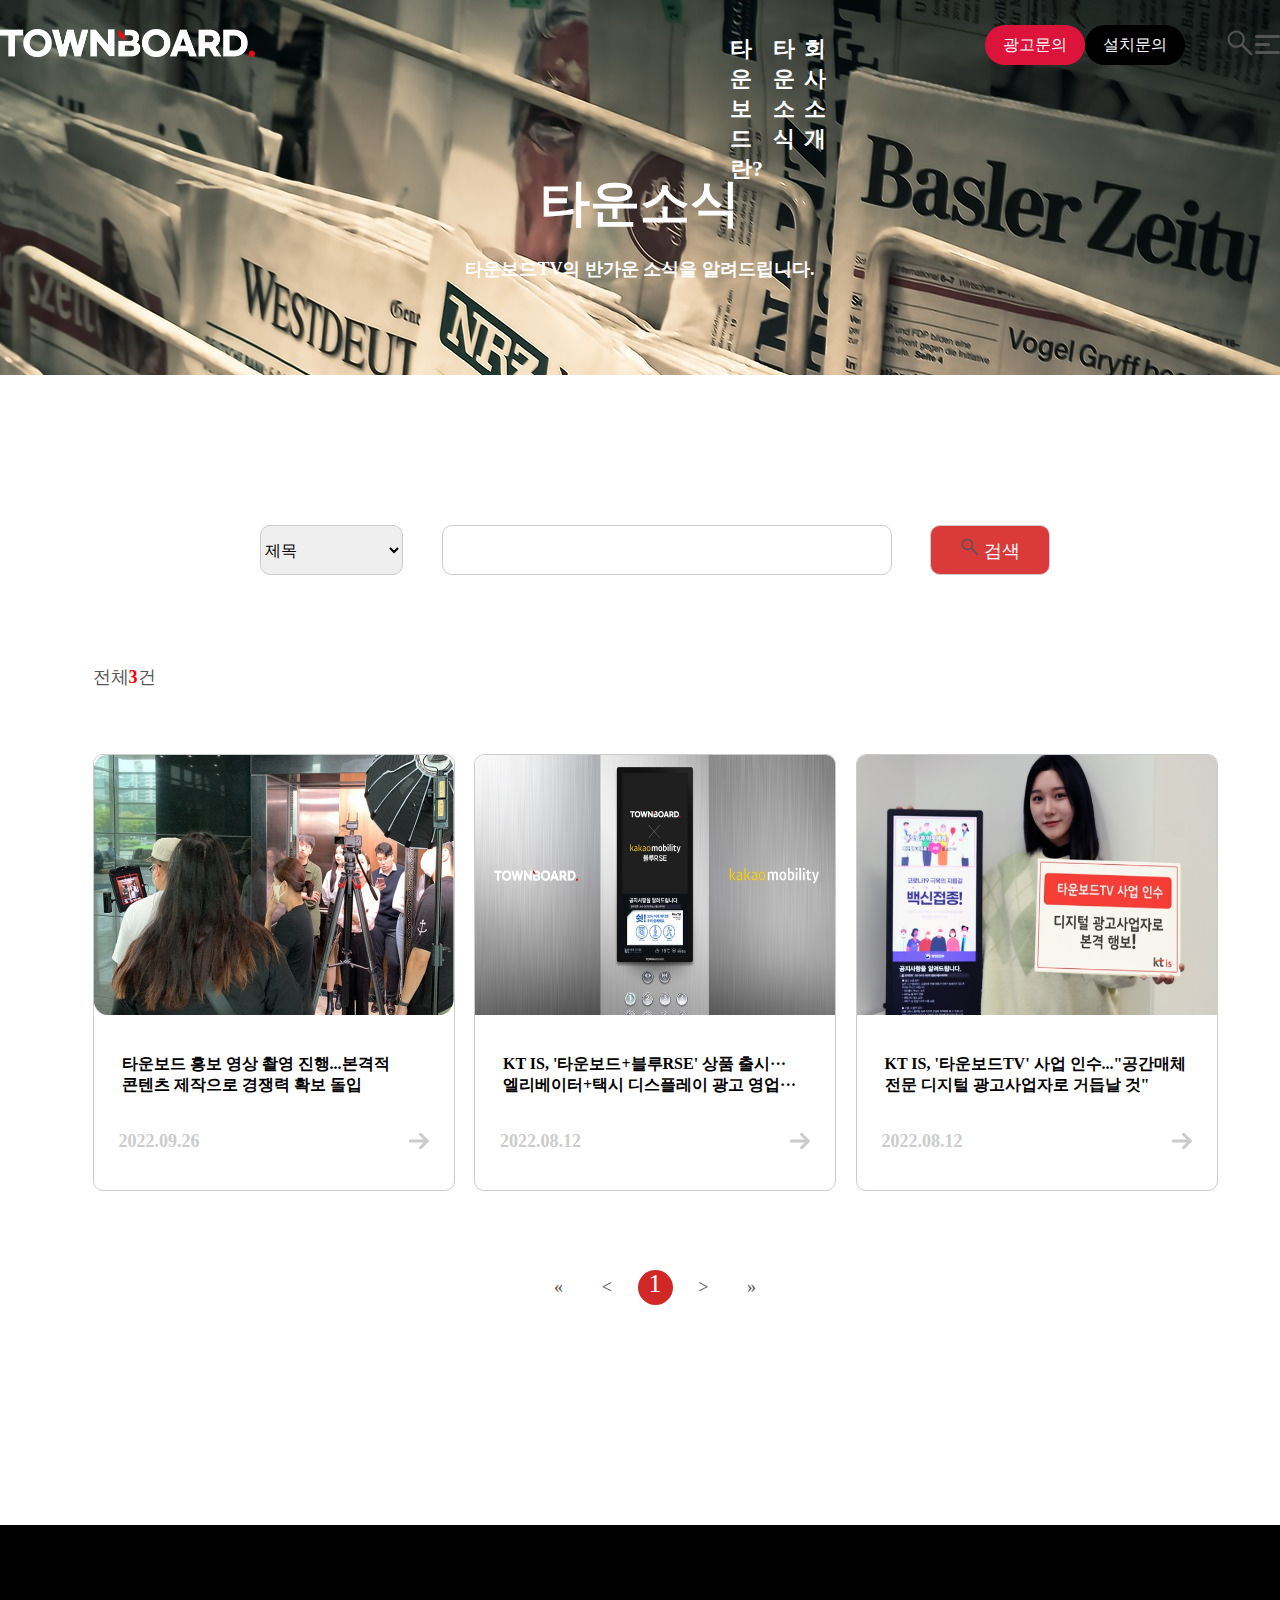
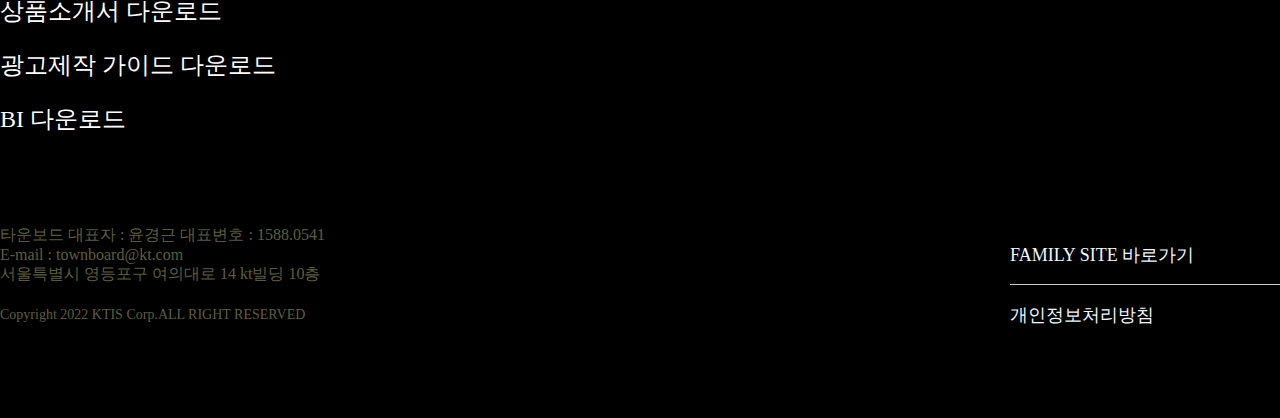
<file: newsindex.html>
<!DOCTYPE html>
<html lang="en">

<head>
    <meta charset="UTF-8">
    <meta http-equiv="X-UA-Compatible" content="IE=edge">
    <meta name="viewport" content="width=device-width, initial-scale=1.0">
    <title>Document</title>
    <link rel="stylesheet" type="text/css" href="./css/reset.css">
    <link rel="stylesheet" type="text/css" href="./css/subindex.css">
</head>

<body>
    <div id="wrap">
        <!-- 메인영역 -->
        <section id="main">

            <!-- 상단영역 -->
            <header id="header">
                <div class="logo">
                    <a href="./index.html"><img src="./images/main_logo_wt.png" alt=""></a>
                </div>

                <ul class="nav">
                    <li><a href="#">타운보드란?</a></li>
                    <li><a href="#">타운소식</a></li>
                    <li><a href="#">회사소개</a></li>
                </ul>
                <ul class="info_m1">
                    <li><a href="#">광고문의</a></li>
                    <li><a href="#">설치문의</a></li>
                </ul>

                <div class="info_m2">
                    <a href="#"><img src="./images/magnifying-glass-1976105_1280.png" alt=""></a>
                    <a href="#" class="btn_m">
                        <span></span>
                        <span></span>
                        <span></span>
                    </a>
                </div>
            </header>


            <!-- 메인 텍스트 영역 -->
            <div id="ttl">
                <span>타운소식</span>
                <p>타운보드TV의 반가운 소식을 알려드립니다.</p>
            </div>



        </section>



        <!-- 콘텐츠영역 -->
        <section id="contents">
            <article id="contents_in">
                <div class="contents_h">
                    <ul>
                        <li class="box1">
                            <select>
                                <option>제목</option>
                            </select>

                        </li>
                        <li class="box2">
                            <input type="text">
                        </li>
                        <li class="box3">
                            <a href="#">
                                <img src="./images/magnifying-glass-1976105_1280.png" alt="">
                                검색</a>
                        </li>
                    </ul>
                </div>


                <div class="contents_b">
                    <p class="txt_h">전체<span>3</span>건</p>
                    <ul>
                        <li>
                            <img src="./images/sub_1.jpg">
                            <p>타운보드 홍보 영상 촬영 진행...본격적<br>
                                콘텐츠 제작으로 경쟁력 확보 돌입
                            </p>
                            <span>2022.09.26</span>
                            <a href="#"><img src="./images/right-arrow.png"></a>
                        </li>
                        <li><img src="./images/sub_2.jpg">
                            <p>KT IS, '타운보드+블루RSE' 상품 출시···<br>
                                엘리베이터+택시 디스플레이 광고 영업···</p>
                            <span>2022.08.12</span>
                            <a href="#"><img src="./images/right-arrow.png"></a>
                        </li>
                        <li><img src="./images/sub_3.jpg">
                            <p>KT IS, '타운보드TV' 사업 인수..."공간매체<br>
                                전문 디지털 광고사업자로 거듭날 것"</p>
                            <span>2022.08.12</span>
                            <a href="#"><img src="./images/right-arrow.png"></a>
                        </li>
                    </ul>

                </div>


                <div class="contents_f">
                    <ul>
                        <li><a href="#">&#171;</a></li>
                        <li><a href="#">&#60;</a></li>
                        <li>
                            <p>1</p>
                        </li>
                        <li><a href="#">&#62;</a></li>
                        <li><a href="#">&#187;</a></li>
                    </ul>
                </div>

            </article>

        </section>





        <!-- 하단영역 -->
        <footer id="footer">
            <div id="footer_in">
                <div class="menu">
                    <p>상품소개서 다운로드</p>
                    <p>광고제작 가이드 다운로드</p>
                    <p>BI 다운로드</p>
                </div>
                <div class="menu2">
                    <div class="info_m">
                        <p>타운보드 대표자 : 윤경근 대표변호 : 1588.0541<br>
                            E-mail : townboard@kt.com<br>
                            서울특별시 영등포구 여의대로 14 kt빌딩 10층</p>

                        <span>Copyright 2022 KTIS Corp.ALL RIGHT RESERVED</span>
                    </div>

                    <ul>
                        <li>
                            <p>FAMILY SITE 바로가기</p>
                            <img src="./images/plus_white.png" alt="">
                        </li>
                        <li>
                            <p>개인정보처리방침</p>
                        </li>
                    </ul>
                </div>


            </div>
        </footer>
    </div>
</body>

</html>
</file>
<file: css/subindex.css>
#wrap {
    width: 100%;
}

#main {
    width: 100%;
    height: 375px;
    background: url(../images/news-1172463_1920.jpg) no-repeat 50% 0;
}



/* ----------------------헤드영역--------------------------- */
#header {
    display: flex;
    align-items: center;
    width: 100%;
    height: 90px;


}

#header .logo {
    display: flex;
    justify-content: center;
    align-items: center;
    width: 300px;
    height: 90px;
}

#header .logo img {}


#header .nav {
    margin-left: 475px;
    width: 580px;
    height: 22px;
    display: flex;
    justify-content: space-between;
}

#header .nav li {}

#header .nav a {
    font-size: 22px;
    font-weight: 700;
    color: #fff;
}

#header .info_m1 {
    margin-left: 150px;
    width: 220px;
    height: 35px;
    display: flex;
    justify-content: space-between;
    align-items: center;
}

#header .info_m1 li {
    text-align: center;
    width: 100px;
    height: 40px;
    background-color: crimson;
    border-radius: 50px;

}

#header .info_m1 li:last-child {
    background-color: rgb(0, 0, 0);
}

#header .info_m1 a {
    line-height: 40px;
    color: #fff;
    font-size: 16px;
}

#header .info_m2 {
    display: flex;
    justify-content: space-evenly;
    align-items: center;
    width: 160px;
    height: 90px;
    margin-left: 40px;
}

#header .info_m2 img {
    width: 30px;
    height: 30px;
}

#header .info_m2 .btn_m {
    display: block;
    width: 25px;
    height: 20px;
}

#header .info_m2 span {
    display: block;
    width: 100%;
    height: 3px;
    background-color: #555;
    border-radius: 9px;
    box-sizing: border-box;
    margin-bottom: 5px;
}

#header .info_m2 span:nth-child(2) {
    width: 15px
}











/* -------------------------메인 텍스트 영역 -------------------------------*/

#ttl {
    display: flex;
    flex-direction: column;
    align-items: center;
    margin-top: 80px;
    color: #fff;
}

#ttl span {
    font-size: 50px;
    font-weight: 900;
}

#ttl p {
    margin-top: 20px;
    font-size: 18px;
    font-weight: 600;
}


/* -----------------콘텐츠 영역-------------------------- */

#contents {
    width: 100%;
    height: 1150px;
}

#contents_in {
    margin: 0 auto;
    width: 1310px;
    height: 1150px;
    padding-top: 150px;
    box-sizing: border-box;
}

#contents_in .contents_h {
    margin: 0 auto;
    width: 790px;
    height: 50px;

}

#contents_in .contents_h ul {
    display: flex;
    justify-content: space-between;
    width: 790px;
    height: 50px;
}

#contents_in .contents_h box1 {}

#contents_in .contents_h select {
    width: 143px;
    height: 50px;
    border: 1px solid #ccc;
    border-radius: 10px;
    font-size: 16px;
    box-sizing: border-box;
}

#contents_in .contents_h option {}

#contents_in .contents_h .box2 {}

#contents_in .contents_h input {
    width: 450px;
    height: 50px;
    border: 1px solid #ccc;
    border-radius: 10px;
    box-sizing: border-box;
}

#contents_in .contents_h .box3 {}

#contents_in .contents_h a {
    display: block;
    width: 120px;
    height: 50px;
    border: 1px solid #ccc;
    border-radius: 10px;
    background-color: rgb(218, 58, 58);
    font-size: 18px;
    color: #fff;
    line-height: 50px;
    text-align: center;
    box-sizing: border-box;
}

#contents_in .contents_h img {
    line-height: 50px;
    width: 20px;
    height: 20px;
}




#contents_in .contents_b {
    margin: 0 auto;
    width: 1125px;
    height: 605px;
}

#contents_in .contents_b .txt_h {
    font-size: 18px;
    margin-top: 90px;
}

#contents_in .contents_b .txt_h span {
    font-weight: 600;
    color: red;
}

#contents_in .contents_b ul {
    margin-top: 65px;
    display: flex;
    justify-content: space-between;
    width: 1125px;
    height: 435px;
}

#contents_in .contents_b li {
    width: 360px;
    height: 435px;
    border: 1px solid #ccc;
    border-radius: 10px;
    overflow: hidden;

}

#contents_in .contents_b li>img {
    width: 360px;
    height: 260px;
}

#contents_in .contents_b li p {
    margin: 35px 28px;
    font-size: 16px;
    color: black;
    font-weight: 900;
}

#contents_in .contents_b li span {
    margin-left: 25px;
    font-size: 18px;
    color: #ccc;
    font-weight: 700;
}

#contents_in .contents_b li a {}

#contents_in .contents_b a img {
    margin-right: 25px;
    float: right;
    width: 20px;
    height: 20px;
    opacity: 0.2;
}




#contents_in .contents_f {
    margin: 0 auto;
    width: 228px;
    height: 35px;
}

#contents_in .contents_f ul {
    display: flex;
    justify-content: space-between;
    width: 100%;
    height: 35px;
}

#contents_in .contents_f li {
    text-align: center;
    width: 35px;
    height: 35px;
}

#contents_in .contents_f a {
    line-height: 35px;
    font-size: 18px;
}


#contents_in .contents_f p {
    text-align: center;
    font-size: 25px;
    background-color: rgb(209, 39, 39);
    width: 35px;
    height: 35px;
    border-radius: 50%;
    color: #fff
}







/* -----------------하단 영역------------------------ */
#footer {
    width: 100%;
    height: 493px;
    background-color: black;
}

#footer_in {
    margin: 0 auto;
    width: 1310px;
    height: 493px;

}

#footer_in .menu {
    margin: 0;
    width: 365px;
    height: 300px;
    padding-top: 70px;
    box-sizing: border-box;
}

#footer_in p {
    margin-bottom: 22px;
    width: 100%;
    font-size: 24px;
    color: #fff;
}

#footer_in p:last-child {
    margin-bottom: 0px;
}

#footer_in .menu2 {
    width: 100%;
    height: 180px;
}

#footer_in .info_m {
    float: left;
    width: 365px;
    height: 180px;
}

#footer_in .info_m p {
    font-size: 16px;
    color: rgba(221, 221, 149, 0.431);
}

#footer_in .info_m span {
    font-size: 14px;
    color: rgba(221, 221, 149, 0.431);
}

#footer_in ul {
    float: right;
    width: 300px;
    height: 120px;
}

#footer_in ul li {
    border-bottom: 1px solid #ccc;
    width: 100%;
    height: 60px;
    box-sizing: border-box;
}

#footer_in ul li:last-child {
    border-bottom: 0px;
}

#footer_in ul li:first-child {
    display: flex;
}


#footer_in ul li p {
    float: left;
    line-height: 60px;
    font-size: 18px;
    color: aliceblue;
}

#footer_in .menu2 img {
    float: right;
    margin-top: 21px;
    display: inline-block;
    width: 18px;
    height: 18px;
}
</file>
